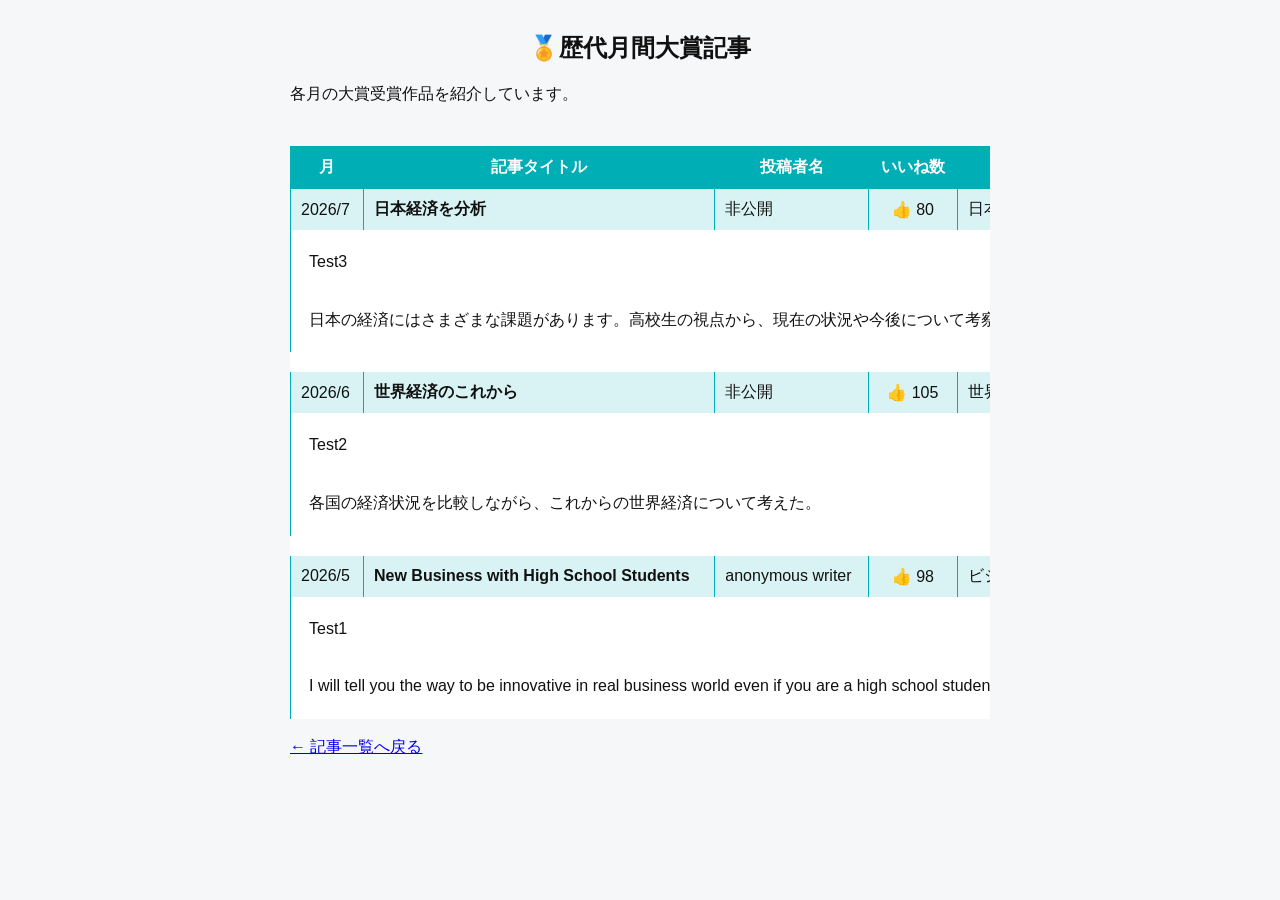
<file: pages/article-awards.html>
<!DOCTYPE html>
<html lang="ja">

<head>

<meta charset="UTF-8">

<title>歴代月間大賞記事</title>

<link rel="stylesheet" href="../style.css">
<link rel="stylesheet" href="../article-awards.css">

</head>

<body>

<h1>🏅歴代月間大賞記事</h1>

<p>
各月の大賞受賞作品を紹介しています。
</p>

<div id="articleAwardList">

読み込み中...

</div>

<br>

<a href="articles.html">
← 記事一覧へ戻る
</a>

<script type="module" src="../js/article-awards.js"></script>

</body>

</html>
</file>
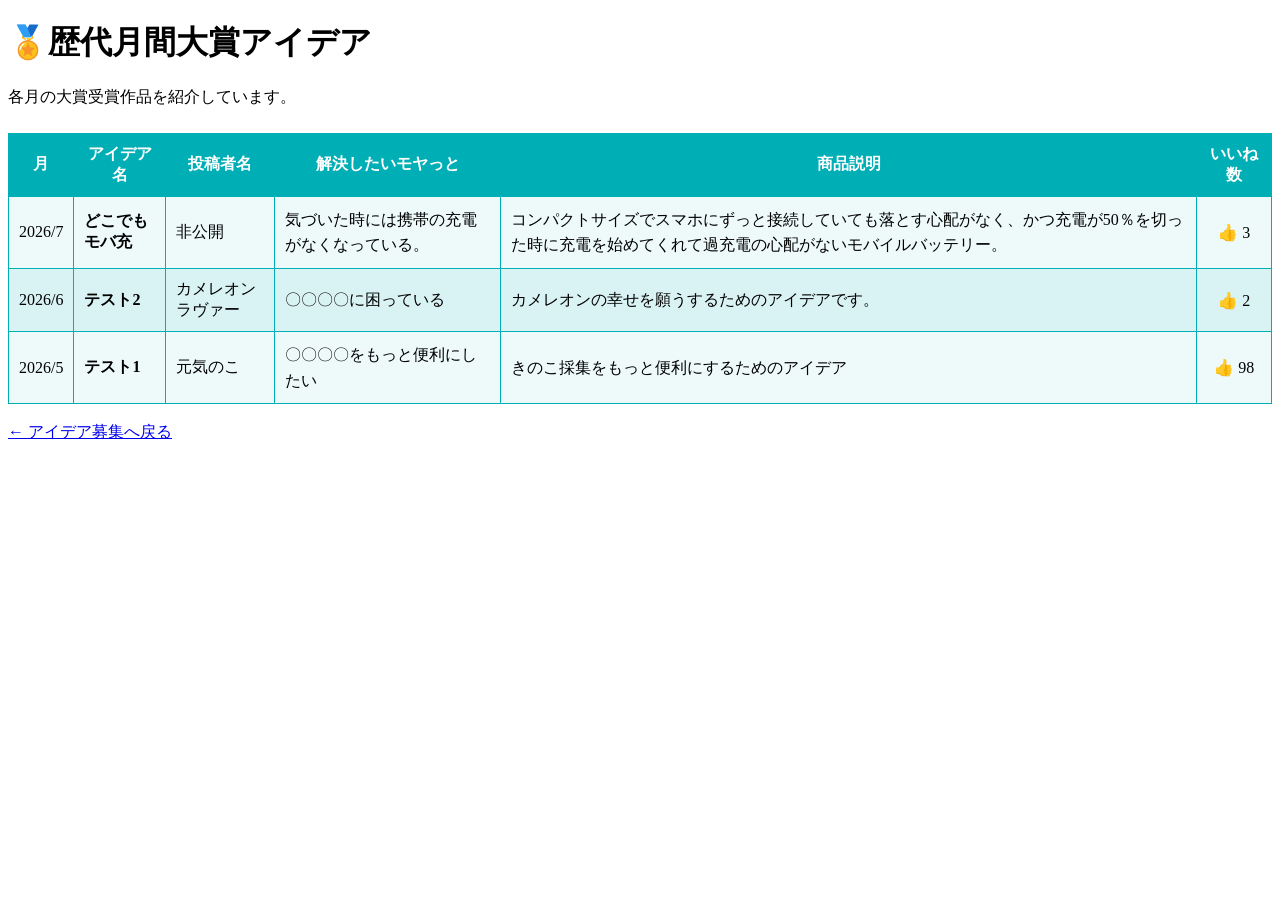
<file: pages/awards.html>
<!DOCTYPE html>
<html lang="ja">

<head>

<meta charset="UTF-8">

<title>歴代月間大賞アイデア</title>

<link rel="stylesheet" href="../tips.css">

</head>

<body>

<h1>🏅歴代月間大賞アイデア</h1>

<p>
各月の大賞受賞作品を紹介しています。
</p>

<div id="awardList">

読み込み中...

</div>

<br>

<a href="tips.html">
← アイデア募集へ戻る
</a>

<script type="module" src="../js/awards.js"></script>

</body>

</html>
</file>
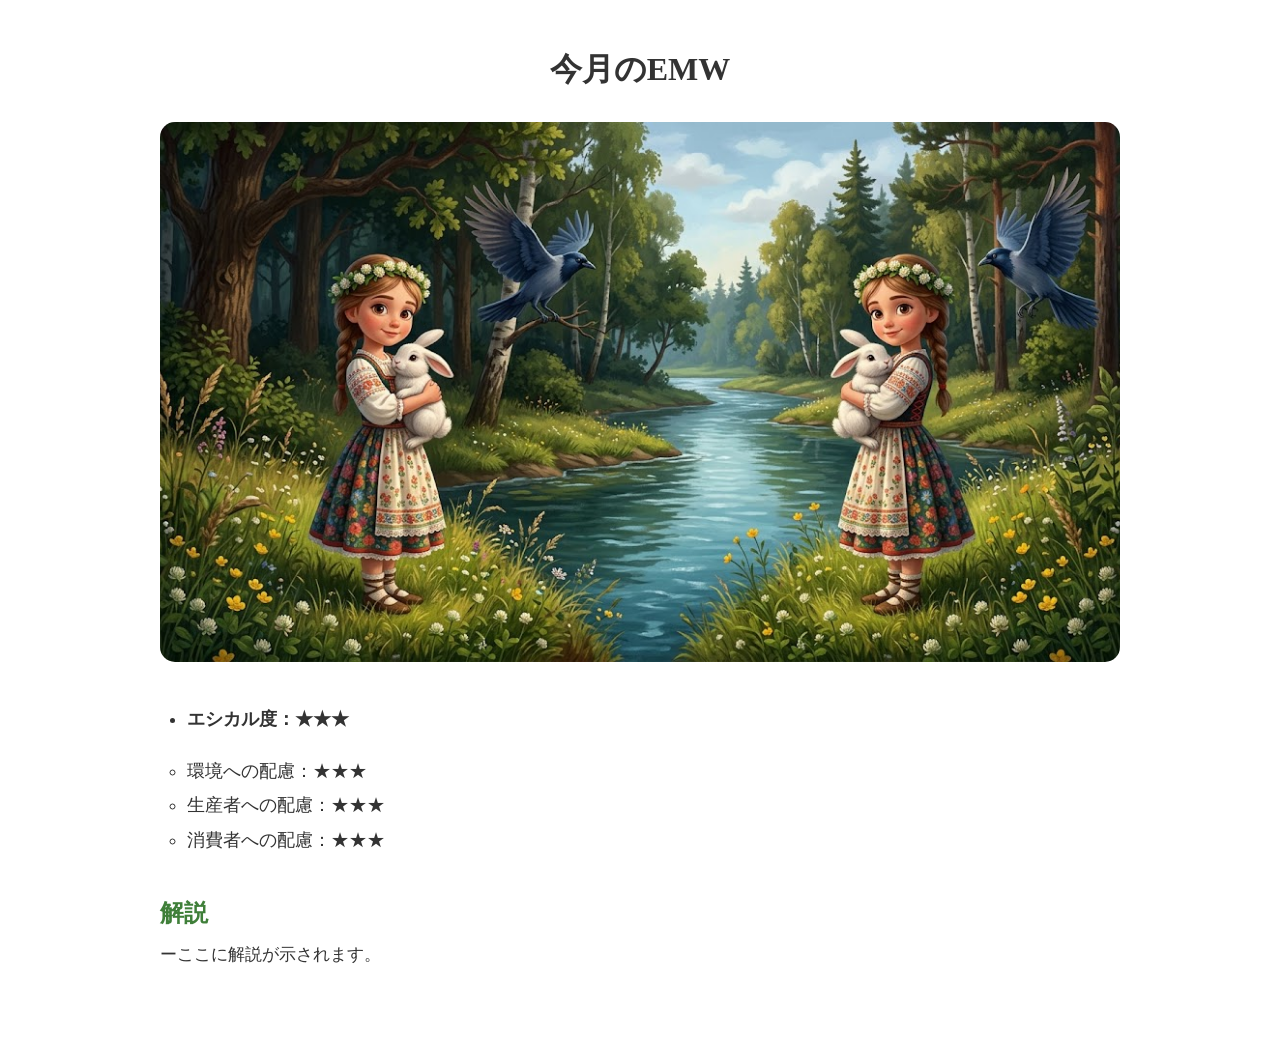
<file: pages/emw-now.html>
<!DOCTYPE html>
<html lang="ja">

<head>
  <meta charset="UTF-8">
  <meta name="viewport" content="width=device-width, initial-scale=1.0">

  <title>現在のEMW</title>

  <link rel="stylesheet" href="../emw.css">
</head>

<body>

<section class="emw-now-page">

  <!-- タイトル -->
  <div class="emw-now-intro">
    <h1>今月のEMW</h1>
  </div>


  <!-- 現在のEMW画像 -->
  <div class="emw-now-image">
    <img src="../images/emw-original.JPG"
         alt="現在のEMW">
  </div>


  <!-- エシカル度 -->
  <div class="emw-now-content">

    <ul class="emw-now-list">

      <li class="emw-now-main">
        <strong>エシカル度：★★★</strong>
      </li>

      <li>
        環境への配慮：★★★
      </li>

      <li>
        生産者への配慮：★★★
      </li>

      <li>
        消費者への配慮：★★★
      </li>

    </ul>


    <!-- 解説 -->
    <div class="emw-now-explanation">

      <h2>解説</h2>

      <p>
        ーここに解説が示されます。
      </p>

    </div>

  </div>

</section>

</body>
</html>
</file>
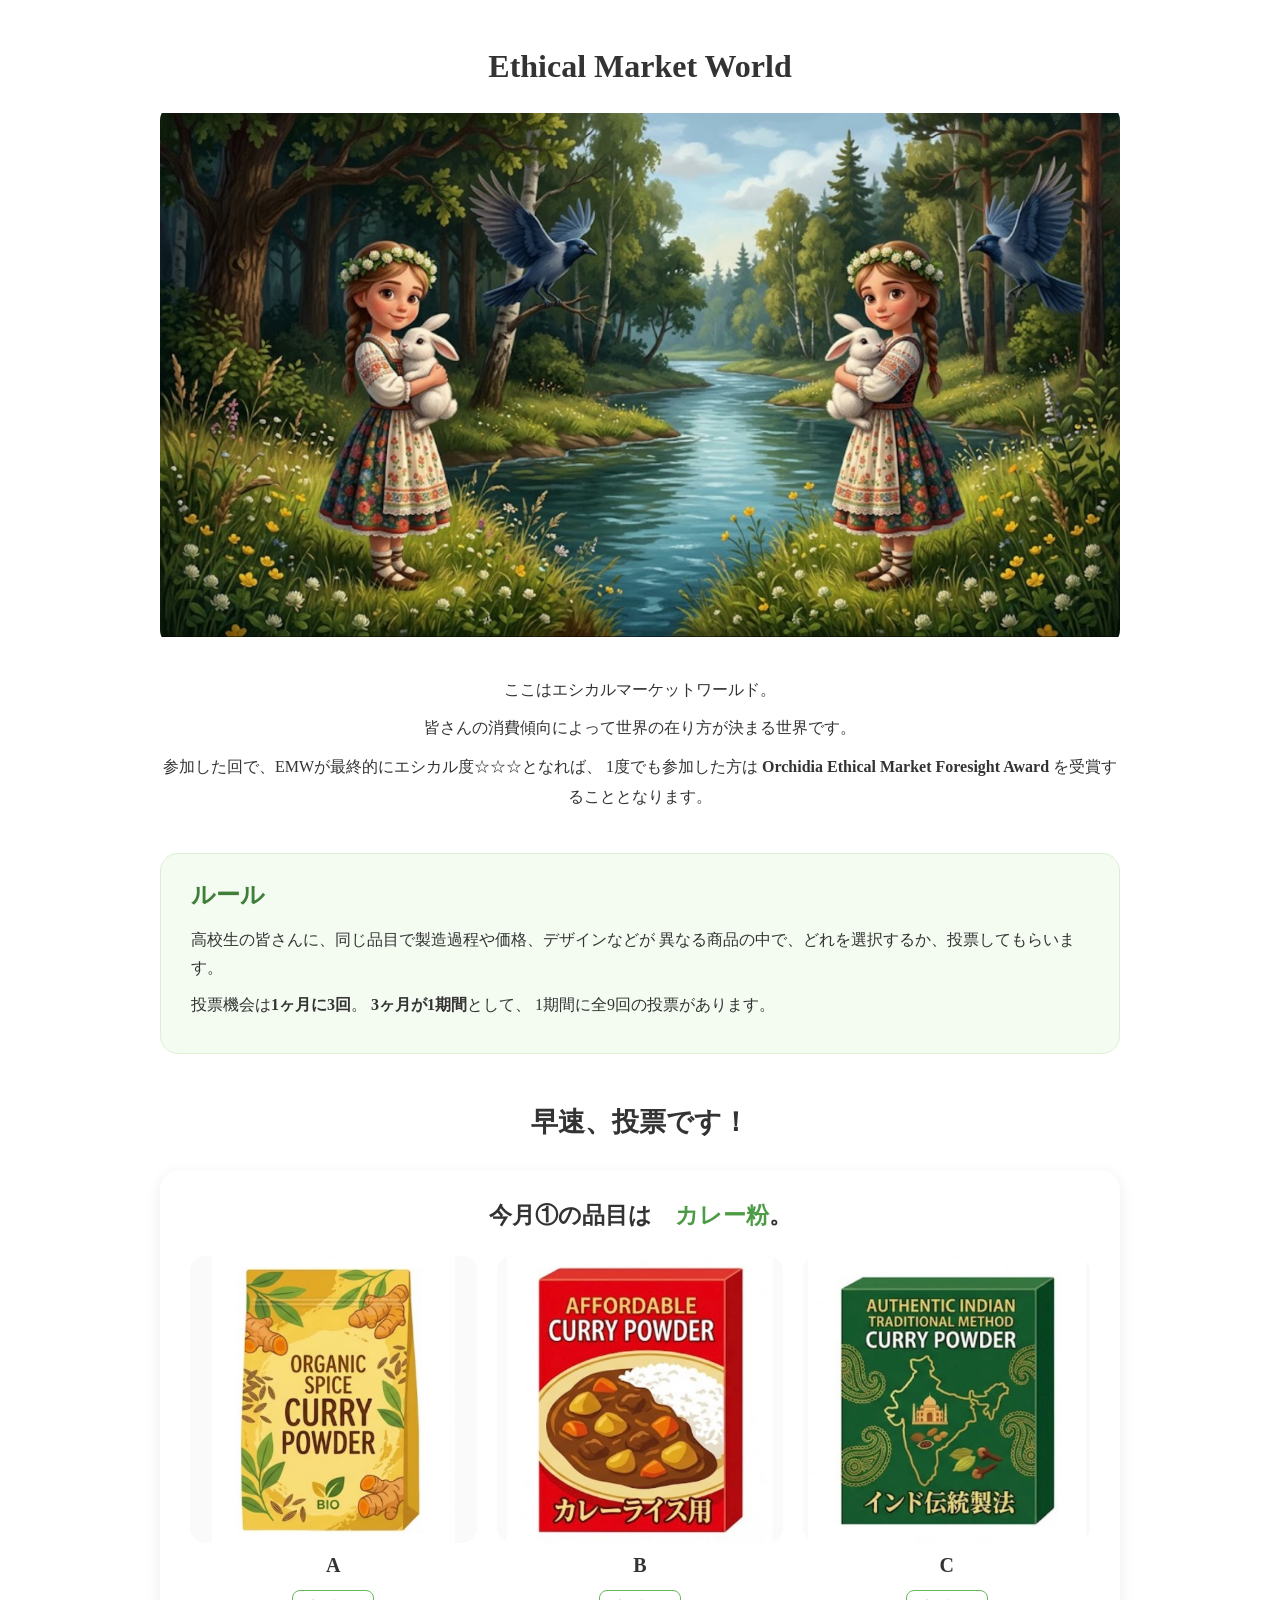
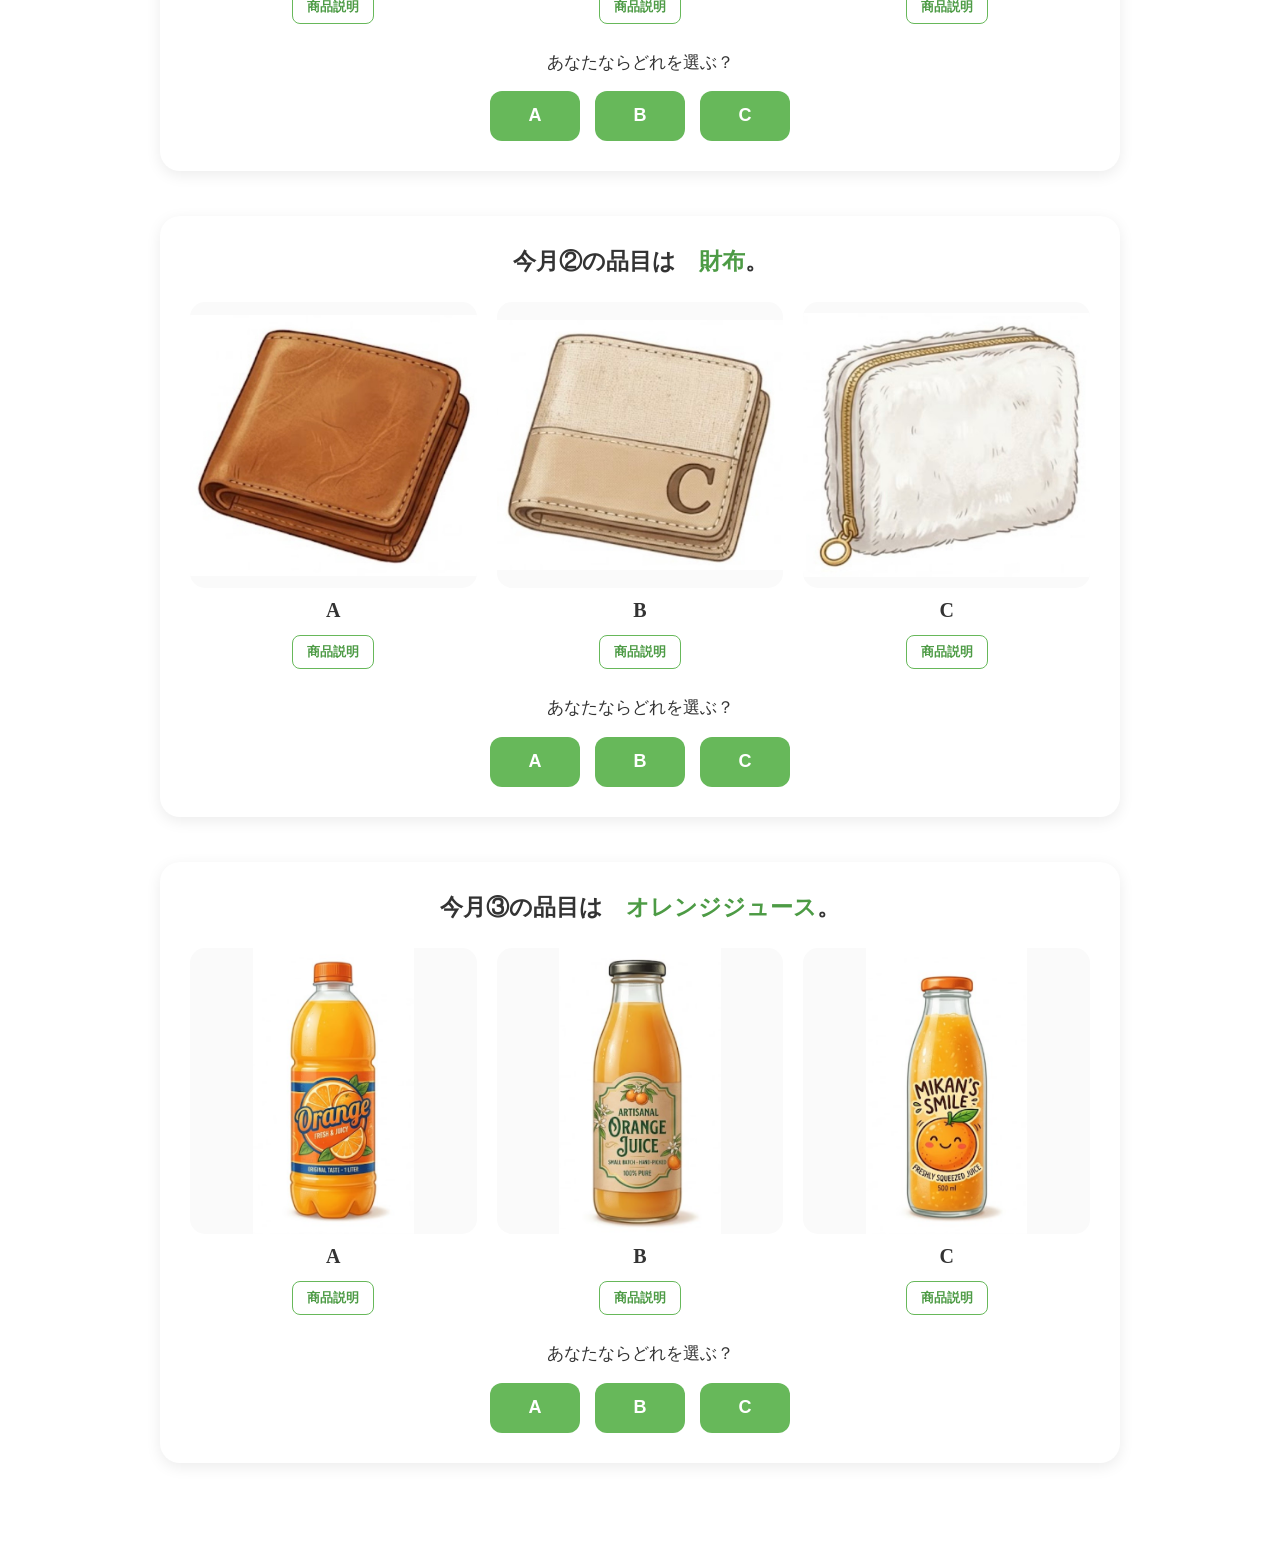
<file: pages/emw.html>
<!DOCTYPE html>
<html lang="ja">

<head>
  <meta charset="UTF-8">
  <meta name="viewport" content="width=device-width, initial-scale=1.0">

  <title>Ethical Market World</title>

  <link rel="stylesheet" href="../emw.css">
</head>

<body>

<section class="emw-page">

  <!-- EMWタイトル -->
  <div class="emw-intro">
    <h1>Ethical Market World</h1>

    <img src="../images/default-world.png"
         alt="Default World"
         class="emw-main-character">

    <p>
      ここはエシカルマーケットワールド。
    </p>

    <p>
      皆さんの消費傾向によって世界の在り方が決まる世界です。
    </p>

    <p>
      参加した回で、EMWが最終的にエシカル度☆☆☆となれば、
      1度でも参加した方は
      <strong>Orchidia Ethical Market Foresight Award</strong>
      を受賞することとなります。
    </p>
  </div>


  <!-- ルール -->
  <div class="emw-rule">
    <h2>ルール</h2>

    <p>
      高校生の皆さんに、同じ品目で製造過程や価格、デザインなどが
      異なる商品の中で、どれを選択するか、投票してもらいます。
    </p>

    <p>
      投票機会は<strong>1ヶ月に3回</strong>。
      <strong>3ヶ月が1期間</strong>として、
      1期間に全9回の投票があります。
    </p>
  </div>


  <div class="emw-vote-title">
    <h2>早速、投票です！</h2>
  </div>


  <!-- 今月① ドーナツ -->
  <div class="emw-vote-card">

    <h2>今月①の品目は　<span>カレー粉</span>。</h2>

    <div class="product-images">

      <div class="product">
        <img src="../images/curry.a.jpg" alt="A">
        <p>A</p>
      <button type="button"
        class="product-info-button"
        onclick="toggleProductInfo(this)"
        aria-expanded="false">
  商品説明
</button>

      <div class="product-info">

         <h3>Aの商品</h3>

    					<p>

      				オーガニックスパイスのカレー粉。
              農薬や化学肥料の使用を抑えて栽培されたスパイスを使用。生産者とは長期契約を結んでいるが、取引価格は一般的な相場に沿っている。価格はやや高めだが、香りが豊か。HPで原材料の産地や栽培方法も確認できる。

              </p>
      </div>
      </div>

      <div class="product">
        <img src="../images/curry.b.jpg" alt="B">
        <p>B</p>
    <button type="button"
        class="product-info-button"
        onclick="toggleProductInfo(this)"
        aria-expanded="false">
  商品説明
</button>

      <div class="product-info">

         <h3>Bの商品</h3>

    					<p>

      				お手頃カレー粉。
              大量生産されたスパイスを使用し、輸送や製造の効率化によって価格を抑えている。生産者とは継続的に取引しているが、環境負荷を減らすための特別な取り組みは少ない。価格が安く、どこのスーパーでも手軽に購入でき、使いやすい。

              </p>
      </div>
      </div>

      <div class="product">
        <img src="../images/curry.c.jpg" alt="C">
        <p>C</p>
     <button type="button"
        class="product-info-button"
        onclick="toggleProductInfo(this)"
        aria-expanded="false">
  商品説明
</button>

      <div class="product-info">

         <h3>Cの商品</h3>

    					<p>

      				本格派インド伝統製法のカレー粉。
              インドの伝統的な製法で作られたスパイスを使用。生産者への支払い条件や栽培時の環境負荷については、十分な情報が公開されていない。価格は手頃で、風味はとても良い。


              </p>
      </div>
      </div>

    </div>

    <p class="choose-text">あなたならどれを選ぶ？</p>

    <div class="vote-buttons">
      <button onclick="vote(this, 'donut', 'A')">A</button>
      <button onclick="vote(this, 'donut', 'B')">B</button>
      <button onclick="vote(this, 'donut', 'C')">C</button>
    </div>

  </div>


  <!-- 今月② 食器洗剤 -->
  <div class="emw-vote-card">

    <h2>今月②の品目は　<span>財布</span>。</h2>

    <div class="product-images">

      <div class="product">
        <img src="../images/wallet.a.jpg" alt="A">
        <p>A</p>
      <button type="button"
        class="product-info-button"
        onclick="toggleProductInfo(this)"
        aria-expanded="false">
  商品説明
</button>

      <div class="product-info">

         <h3>Aの商品</h3>

    					<p>

      		    キャメル色の革財布。
              牛革を使用し、耐久性を重視して作られている。製造工場の労働環境や、革の加工に使う薬品の管理については詳しい情報が公開されていない。価格は手頃で、丈夫で使いやすく、長期間使用できる。

              </p>
      </div>
      </div>

      <div class="product">
        <img src="../images/wallet.b.jpg" alt="B">
        <p>B</p>
      <button class="product-info-button" onclick="toggleProductInfo(this)">

         商品説明

        </button>

      <div class="product-info">

         <h3>Bの商品</h3>

    					<p>

      			  コルク素材の財布。
              木を伐採せずに樹皮を採取できるコルクを主な素材に使用。生産者とは継続的に取引し、製造工程で出る端材も再利用している。価格は平均よりやや高いが、軽くて手入れが簡単。素材の調達先や製造工程も確認できる。

              </p>
      </div>
      </div>

      <div class="product">
        <img src="../images/wallet.c.jpg" alt="C">
        <p>C</p>
     <button type="button"
        class="product-info-button"
        onclick="toggleProductInfo(this)"
        aria-expanded="false">
  商品説明
</button>

      <div class="product-info">

         <h3>Cの商品</h3>

    					<p>

      				白くてふわふわなお財布。
              回収されたペットボトル由来の再生ポリエステルを使用。製造時の端材を減らす工夫をしており、素材の一部にリサイクル原料を使用している。価格は手頃で軽量だが、耐久性は一般的な財布と同程度で、ファスナーの修理には対応していない。


              </p>
      </div>
      </div>

    </div>

    <p class="choose-text">あなたならどれを選ぶ？</p>

    <div class="vote-buttons">
      <button onclick="vote(this, 'detergent', 'A')">A</button>
      <button onclick="vote(this, 'detergent', 'B')">B</button>
      <button onclick="vote(this, 'detergent', 'C')">C</button>
    </div>

  </div>


  <!-- 今月③ Tシャツ -->
  <div class="emw-vote-card">

    <h2>今月③の品目は　<span>オレンジジュース</span>。</h2>

    <div class="product-images">

      <div class="product">
        <img src="../images/orange.a.PNG" alt="A">
        <p>A</p>
      <button type="button"
        class="product-info-button"
        onclick="toggleProductInfo(this)"
        aria-expanded="false">
  商品説明
</button>

      <div class="product-info">

         <h3>Aの商品</h3>

    					<p>

      				とくとくパックオレンジジュース
              海外の大規模農園で栽培されたオレンジを使用。生産者とは継続的に取引しているが、栽培時の農薬や水の使用量を減らす取り組みは限定的。大容量で価格が安く、果汁の割合や原材料が明記されているため、毎日の飲み物として購入しやすい。

              </p>
      </div>
      </div>

      <div class="product">
        <img src="../images/orange.b.PNG" alt="B">
        <p>B</p>
      <button class="product-info-button" onclick="toggleProductInfo(this)">

         商品説明

        </button>

      <div class="product-info">

         <h3>Bの商品</h3>

    					<p>

      				有機オレンジジュース。
              有機JAS認証を取得したオレンジを使用。生産者と公正な条件で取引し、栽培時の環境負荷を抑える工夫をしている。価格はやや高めだが、原材料や認証情報を確認でき、果汁本来の味わいを楽しめる。容器にはリサイクル可能なガラス瓶を採用している。
              </p>
      </div>
      </div>

      <div class="product">
        <img src="../images/orange.c.PNG" alt="C">
        <p>C</p>
      <button type="button"
        class="product-info-button"
        onclick="toggleProductInfo(this)"
        aria-expanded="false">
  商品説明
</button>

      <div class="product-info">

         <h3>Cの商品</h3>

    					<p>

      		    産地直送オレンジジュース。
              地元の農園で収穫されたオレンジを使用し、規格外の果実もジュースに加工している。輸送距離が短く、食品ロスの削減にもつながる。一方、小規模生産のため生産者への支払い条件は明確でない。価格はやや高めだが、地域の果実を味わえる。

              </p>
      </div>
      </div>

    </div>

    <p class="choose-text">あなたならどれを選ぶ？</p>

    <div class="vote-buttons">
      <button onclick="vote(this, 'tshirt', 'A')">A</button>
      <button onclick="vote(this, 'tshirt', 'B')">B</button>
      <button onclick="vote(this, 'tshirt', 'C')">C</button>
    </div>

  </div>
</section>


<script>
/* 商品説明の開閉 */
function toggleProductInfo(button) {
  const product = button.closest(".product");
  const info = product.querySelector(".product-info");

  if (!info) return;

  const isOpen = info.classList.toggle("open");

  button.textContent = isOpen
    ? "説明を閉じる"
    : "商品説明";

  button.setAttribute("aria-expanded", String(isOpen));
}

/* 投票 */
function vote(button, item, choice) {
  const card = button.closest(".emw-vote-card");

  if (!card || card.dataset.voted === "true") {
    return;
  }

  card.dataset.voted = "true";
  button.classList.add("selected");

  const character = document.createElement("img");

  character.src = "../images/emw-character-jumping.png";
  character.alt = "EMWキャラクター";
  character.classList.add(
    "vote-character",
    "character-jump"
  );

  button.appendChild(character);

  setTimeout(() => {
    character.remove();
  }, 900);

  const buttons = card.querySelectorAll(".vote-buttons button");

  buttons.forEach(btn => {
    btn.disabled = true;
    btn.style.cursor = "default";
  });

  console.log("投票:", item, choice);
}
</script>

</body>
</html>
</file>
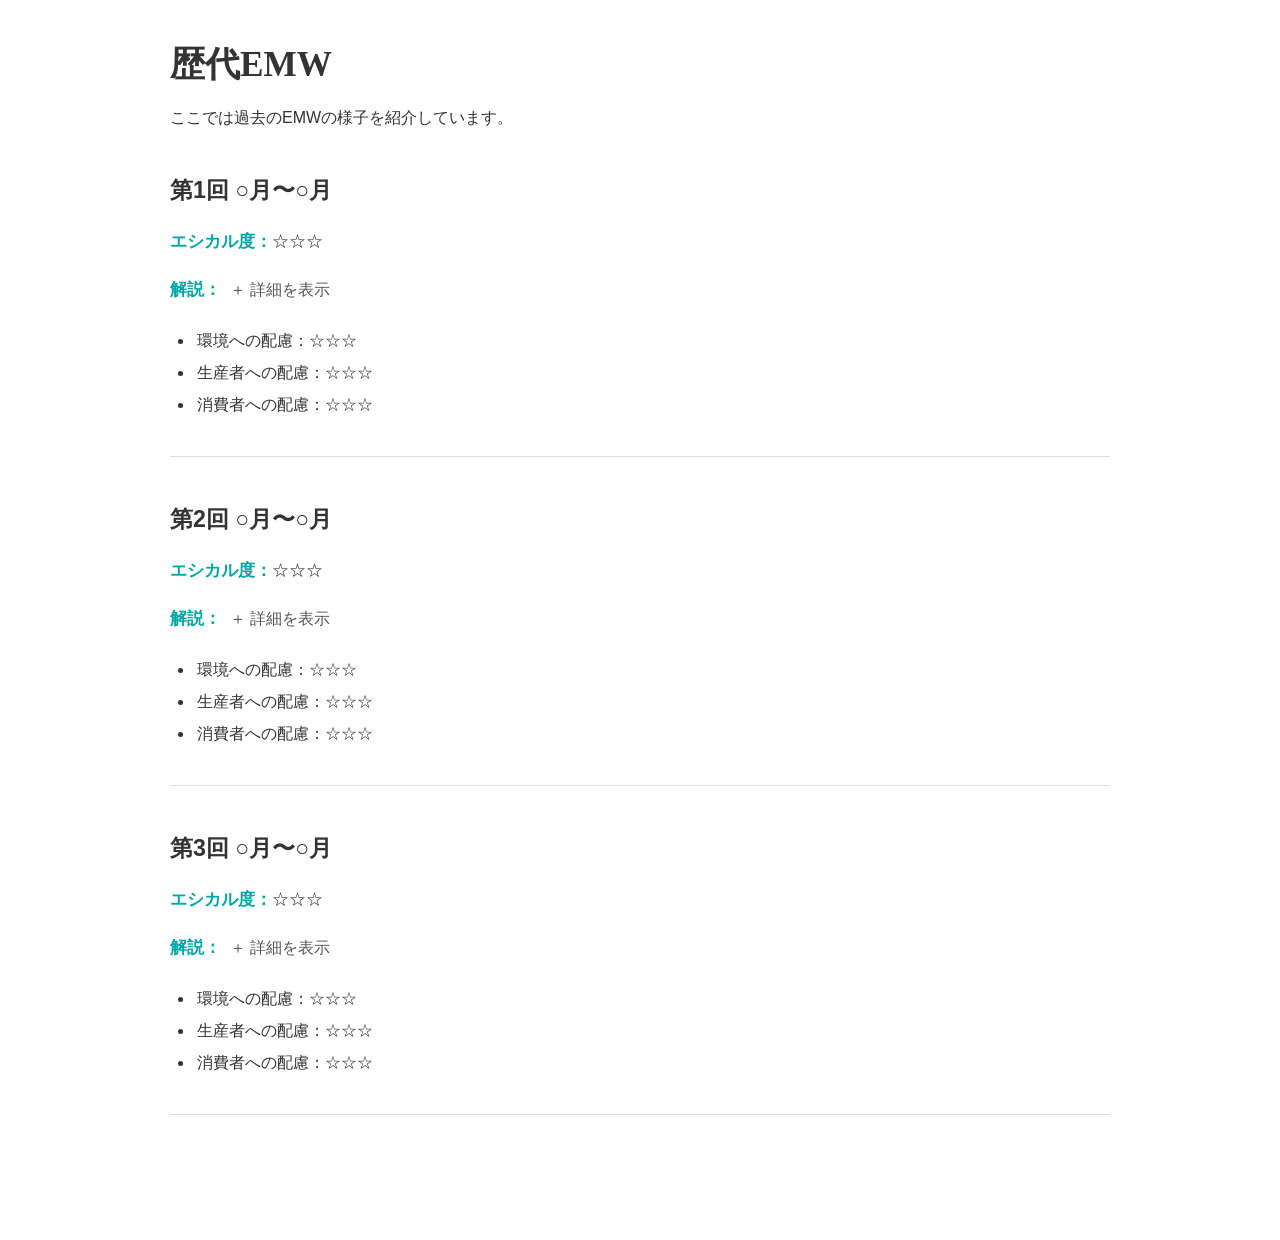
<file: pages/emwpast.html>
<!DOCTYPE html>
<html lang="ja">

<head>
  <meta charset="UTF-8">
  <meta name="viewport" content="width=device-width, initial-scale=1.0">

  <title>EMW年表</title>

  <link rel="stylesheet" href="../emwpast.css">
</head>

<body>

  <main class="emw-past-page">

    <!-- ページタイトル -->
    <h1>歴代EMW</h1>

    <p class="intro">
      ここでは過去のEMWの様子を紹介しています。
    </p>


    <!-- 第1回EMW -->
    <section class="emw-history">

      <h2>第1回 ○月〜○月</h2>

      <p class="ethical-level">
        <strong>エシカル度：</strong>☆☆☆
      </p>

      <div class="explanation">

        <p class="explanation-title">
          <strong>解説：</strong>
        </p>

        <details>
          <summary>詳細を表示</summary>

          <p class="explanation-text">
            皆さんの選択とエシカルな選択について解説します。
          </p>

        </details>

      </div>

      <ul class="ethical-points">
        <li>環境への配慮：☆☆☆</li>
        <li>生産者への配慮：☆☆☆</li>
        <li>消費者への配慮：☆☆☆</li>
      </ul>

    </section>


    <!-- 第2回EMW -->
    <section class="emw-history">

      <h2>第2回 ○月〜○月</h2>

      <p class="ethical-level">
        <strong>エシカル度：</strong>☆☆☆
      </p>

      <div class="explanation">

        <p class="explanation-title">
          <strong>解説：</strong>
        </p>

        <details>
          <summary>詳細を表示</summary>

          <p class="explanation-text">
            皆さんの選択とエシカルな選択について解説します。
          </p>

        </details>

      </div>

      <ul class="ethical-points">
        <li>環境への配慮：☆☆☆</li>
        <li>生産者への配慮：☆☆☆</li>
        <li>消費者への配慮：☆☆☆</li>
      </ul>

    </section>


    <!-- 第3回EMW -->
    <section class="emw-history">

      <h2>第3回 ○月〜○月</h2>

      <p class="ethical-level">
        <strong>エシカル度：</strong>☆☆☆
      </p>

      <div class="explanation">

        <p class="explanation-title">
          <strong>解説：</strong>
        </p>

        <details>
          <summary>詳細を表示</summary>

          <p class="explanation-text">
            皆さんの選択とエシカルな選択について解説します。
          </p>

        </details>

      </div>

      <ul class="ethical-points">
        <li>環境への配慮：☆☆☆</li>
        <li>生産者への配慮：☆☆☆</li>
        <li>消費者への配慮：☆☆☆</li>
      </ul>

    </section>

  </main>

</body>

</html>
</file>
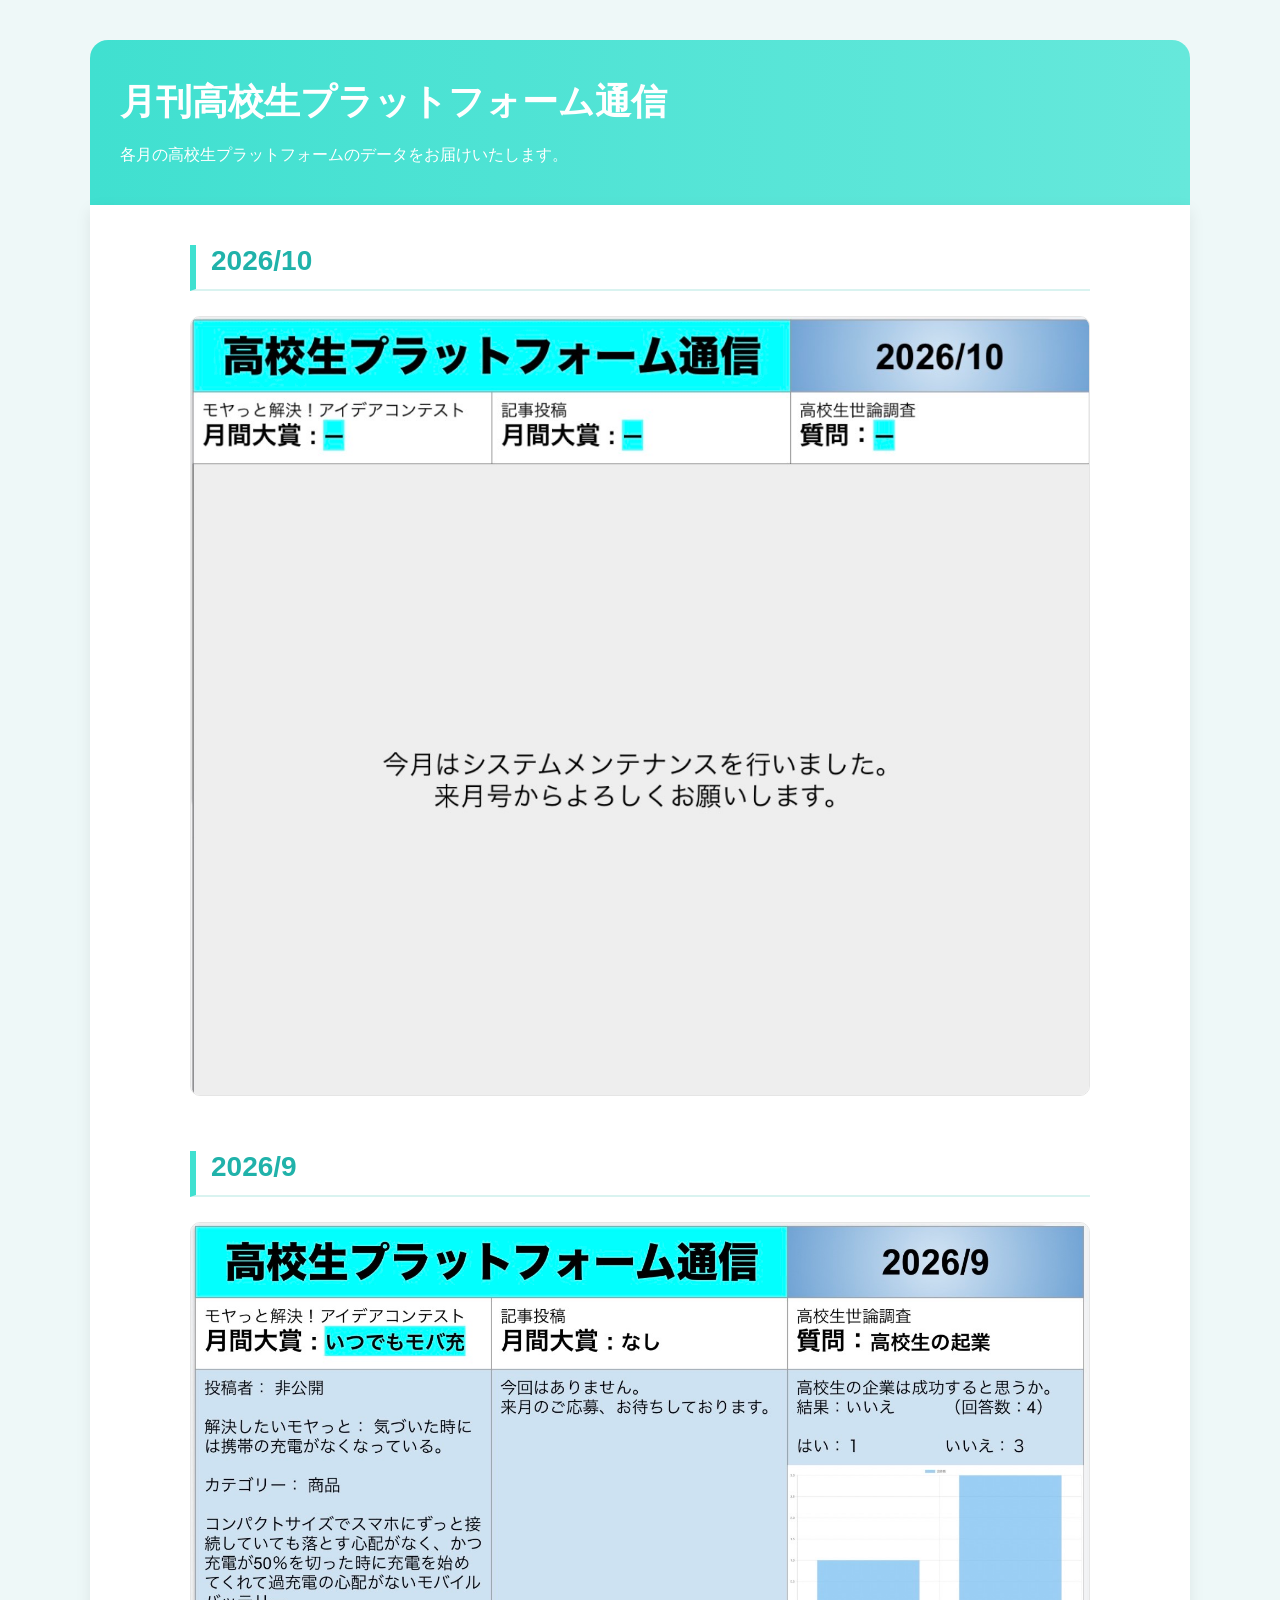
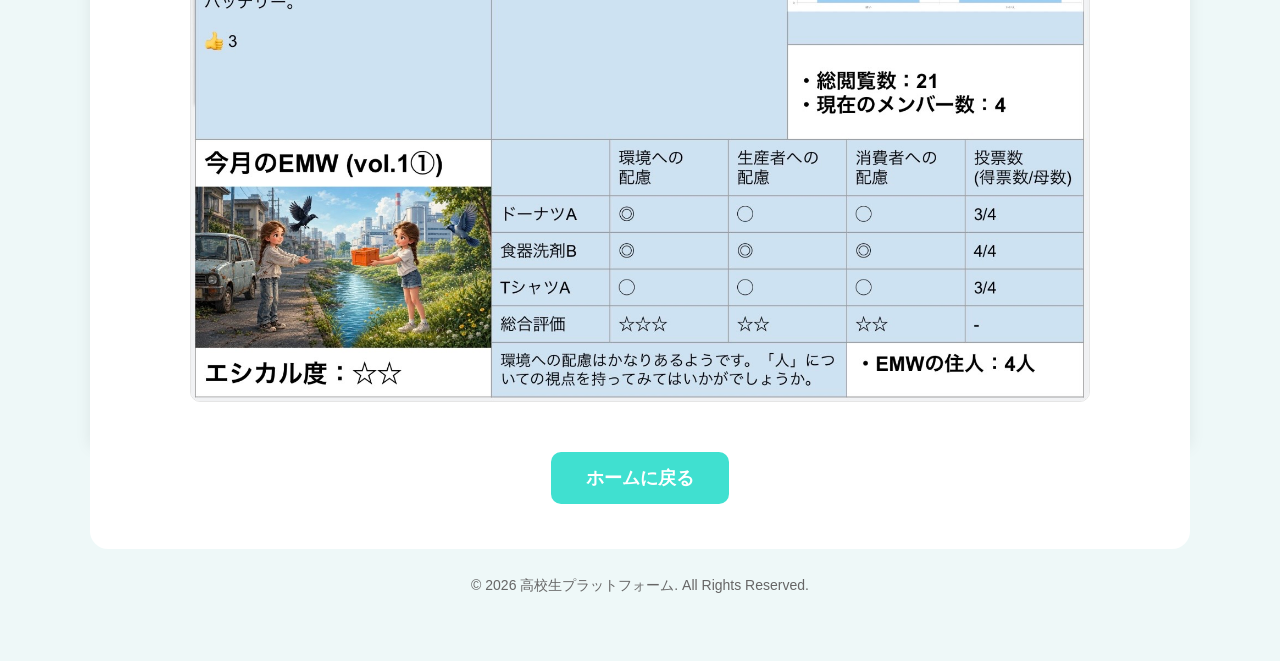
<file: pages/info.html>
<!DOCTYPE html>
<html lang="ja">

<head>
  <meta charset="UTF-8">
  <meta name="viewport" content="width=device-width, initial-scale=1.0">

  <title>月刊高校生プラットフォーム通信</title>

  <link rel="stylesheet" href="info.css">
</head>

<body>

  <div class="container">

    <!-- ヘッダー -->
    <header class="title-box">
      <h1>月刊高校生プラットフォーム通信</h1>
      <p>
        各月の高校生プラットフォームのデータをお届けいたします。
      </p>
    </header>

    <!-- お知らせ一覧 -->
    <main class="info-section">

      <!-- 2026年10月 -->
      <section class="info-item">

        <h2>2026/10</h2>

        <div class="info-image">
          <img
            src="../images/info-2026’10.jpg"
            alt="2026年10月号"
          >
        </div>

      </section>

      <!-- 2026年9月 -->
      <section class="info-item">

        <h2>2026/9</h2>

        <div class="info-image">
          <img
            src="../images/Info-2026:9.jpg"
            alt="2026年9月号"
          >
        </div>

      </section>

    </main>

    <!-- ホームに戻る -->
    <div class="back-area">
      <a href="../index.html" class="back-button">
        ホームに戻る
      </a>
    </div>

    <!-- フッター -->
    <footer class="site-footer">
      <p>© 2026 高校生プラットフォーム. All Rights Reserved.</p>
    </footer>

  </div>

</body>
</html>
</file>
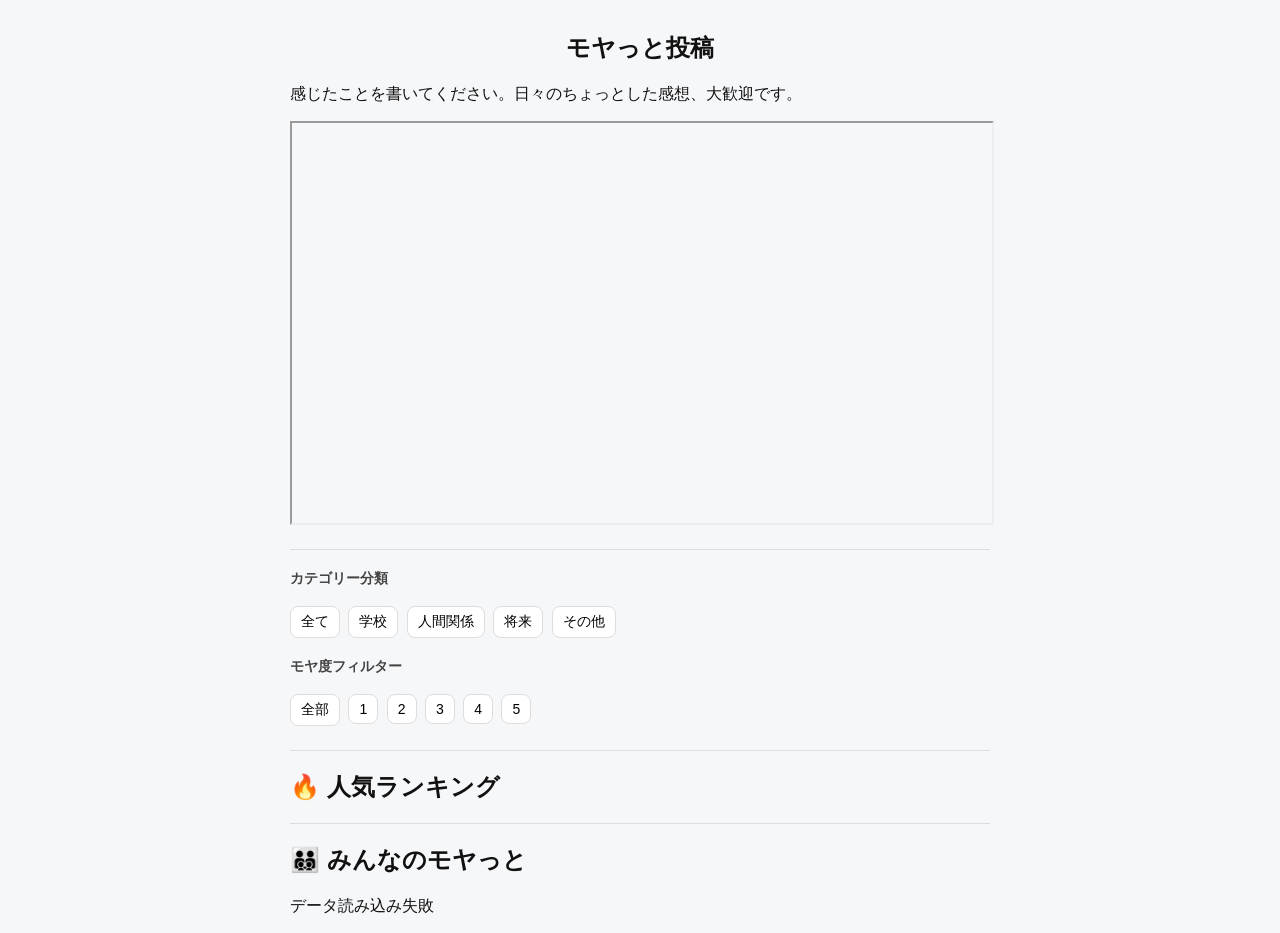
<file: pages/mohatto.html>
<!DOCTYPE html>
<html lang="ja">
<head>
  <meta charset="UTF-8">
  <title>モヤっと投稿</title>
  <link rel="stylesheet" href="../style.css">
</head>
<body>

<h1>モヤっと投稿</h1>

<p>感じたことを書いてください。日々のちょっとした感想、大歓迎です。</p>
<iframe 
  src="https://docs.google.com/forms/d/e/1FAIpQLSdFkvNKAqhSUh5MFDIB0poPrQ-6hvWzINeAr15PtBJ7B-kntg/viewform?usp=dialog"
  width="100%"
  height="400">
</iframe>

<hr>

<h3>カテゴリー分類</h3>

<button onclick="filter('all')">全て</button>

<button onclick="filter('school')">学校</button>

<button onclick="filter('relationship')">人間関係</button>

<button onclick="filter('future')">将来</button>

<button onclick="filter('other')">その他</button>

<h3>モヤ度フィルター</h3>

<button onclick="filterMood('all')">全部</button>

<button onclick="filterMood(1)">1</button>

<button onclick="filterMood(2)">2</button>

<button onclick="filterMood(3)">3</button>

<button onclick="filterMood(4)">4</button>

<button onclick="filterMood(5)">5</button>

<hr>

<h2>🔥 人気ランキング</h2>

<div id="ranking"></div>

<hr>

<h2>🧑‍🧑‍🧒‍🧒 みんなのモヤっと</h2>

<div id="list">読み込み中...</div>

<script src="../script.js"></script>

</body>
</html>
</file>
<file: style.css>
body {
  font-family: sans-serif;
  max-width: 700px;
  margin: 0 auto;
  padding: 16px;
  background: #f6f7f9;
  color: #111;
}

/* タイトル */
h1 {
  text-align: center;
  font-size: 24px;
  margin-bottom: 20px;
}

/* 区切り線 */
hr {
  margin: 20px 0;
  border: none;
  border-top: 1px solid #ddd;
}

/* ボタン */
button {
  margin: 4px 4px 4px 0;
  padding: 6px 10px;
  border: none;
  border-radius: 8px;
  background: #ffffff;
  cursor: pointer;
  font-size: 14px;
  border: 1px solid #ddd;
}

button:hover {
  background: #f0f0f0;
}

/* 投稿カード */
.post {
  background: white;
  padding: 12px;
  margin: 10px 0;
  border-radius: 12px;
  border: 1px solid #e5e5e5;
  box-shadow: 0 1px 2px rgba(0,0,0,0.05);
}

/* 投稿テキスト */
.post p {
  margin: 0 0 8px 0;
  font-size: 15px;
  line-height: 1.4;
}

/* 小さい情報 */
.post small {
  color: #666;
  font-size: 12px;
}

/* いいねボタンだけ強調 */
.post button {
  margin-top: 8px;
  background: #f5f5ff;
  border: 1px solid #d6d6ff;
}

.post button:hover {
  background: #e9e9ff;
}

/* ランキング用 */
#ranking .post {
  border-left: 4px solid #ffcc00;
}

/* フィルター部分の余白 */
h3 {
  margin-top: 16px;
  font-size: 14px;
  color: #444;
}
</file>
<file: article-awards.css>
/* ========================================
   歴代月間大賞記事
======================================== */
/* 表を横スクロール可能にする */

.article-award-table-wrapper {
  width: 100%;
  overflow-x: auto;
}


/* ========================================
   表全体
======================================== */

.article-award-table {
  width: 100%;
  min-width: 900px;
  border-collapse: collapse;
  margin-top: 25px;
  background: white;
  font-size: 16px;
}


/* ========================================
   表の見出し
======================================== */

.article-award-table th {
  background-color: #00aeb5;
  color: white;

  font-weight: bold;

  padding: 10px;

  text-align: center;

  border: 1px solid #00aeb5;
}


/* ========================================
   1行目
======================================== */

.article-info-row td {
  padding: 10px;

  border-left: 1px solid #00aeb5;
  border-right: 1px solid #00aeb5;

  vertical-align: middle;

  background-color: #d9f3f4;
}


/* ========================================
   2行目＝記事本文
======================================== */

.article-content-row td {

  padding: 18px;

  /* 横方向の仕切りをなくす */

  border-left: 1px solid #00aeb5;
  border-right: 1px solid #00aeb5;

  border-top: none;
  border-bottom: 20px solid white;

  background-color: white;

  text-align: left;

}


/* 本文 */

.article-content {

  width: 100%;

  line-height: 1.8;

  font-size: 16px;

  white-space: normal;

}


/* ========================================
   記事タイトル
======================================== */

.article-award-title {

  font-weight: bold;

}


/* ========================================
   いいね数
======================================== */

.article-award-likes {

  text-align: center;

  white-space: nowrap;

}


/* ========================================
   最後の本文の下に余白を作る
======================================== */

.article-award-table tbody
.article-content-row:last-child td {

  border-bottom: none;

}


/* ========================================
   スマートフォン
======================================== */

@media (max-width: 700px) {

  .article-award-table {

    font-size: 13px;

  }

  .article-award-table th,
  .article-info-row td {

    padding: 7px;

  }

  .article-content-row td {

    padding: 15px;

  }

  .article-content {

    font-size: 14px;

    line-height: 1.7;

  }

}
</file>
<file: tips.css>
/* =========================
   歴代月間大賞
========================= */
.award-table {
  width: 100%;
  border-collapse: collapse;
  margin-top: 25px;
  font-size: 16px;
  background-color: white;
}

/* 表の見出し */

.award-table th {
  background-color: #00aeb5;
  color: white;
  font-weight: bold;
  padding: 10px;
  text-align: center;
  border: 1px solid #00aeb5;
}

/* 表のセル */

.award-table td {
  padding: 10px;
  border: 1px solid #00aeb5;
  vertical-align: middle;
}

/* 偶数行 */

.award-table tbody tr:nth-child(even) {
  background-color: #d9f3f4;
}

/* 奇数行 */

.award-table tbody tr:nth-child(odd) {
  background-color: #eefafa;
}

/* アイデア名 */

.award-title {
  font-weight: bold;
}

/* モヤっと */

.award-problem {
  line-height: 1.6;
}

/* 商品説明 */

.award-description {
  line-height: 1.6;
}

/* いいね数 */

.award-likes {
  text-align: center;
  white-space: nowrap;
}


/* =========================
   スマートフォン対応
========================= */

@media (max-width: 700px) {

  .award-table {
    font-size: 13px;
  }

  .award-table th,
  .award-table td {
    padding: 7px;
  }

}
</file>
<file: emw.css>
/* ==================================================
   Ethical Market World
   emw.css
================================================== */


/* --------------------
   全体
-------------------- */

.emw-page {
  max-width: 1000px;
  margin: 0 auto;
  padding: 40px 20px 80px;
  color: #333;
  box-sizing: border-box;
}

.emw-page * {
  box-sizing: border-box;
}


/* --------------------
   イントロ
-------------------- */

.emw-intro {
  text-align: center;
  margin-bottom: 40px;
}

.emw-intro h1 {
  font-size: 32px;
  margin: 0 0 20px;
  color: #333;
}

.emw-main-character {
  display: block;

  width: 100%;
  max-width: 100%;

  aspect-ratio: 16 / 9;
  object-fit: contain;

  margin: 20px auto 30px;

  border-radius: 15px;
}

.emw-intro p {
  line-height: 1.9;
  font-size: 16px;
  margin: 8px 0;
}


/* --------------------
   ルール
-------------------- */

.emw-rule {
  background: #f4fbf1;
  border-radius: 18px;
  padding: 25px 30px;
  margin-bottom: 50px;
  border: 1px solid #dcefd5;
}

.emw-rule h2 {
  margin-top: 0;
  margin-bottom: 15px;
  font-size: 24px;
  color: #3f7f39;
}

.emw-rule p {
  line-height: 1.8;
  margin: 8px 0;
}


/* --------------------
   投票タイトル
-------------------- */

.emw-vote-title {
  text-align: center;
  margin-bottom: 30px;
}

.emw-vote-title h2 {
  font-size: 27px;
  margin: 0;
  color: #333;
}


/* --------------------
   投票カード
-------------------- */

.emw-vote-card {
  position: relative;

  background: #fff;
  border-radius: 20px;

  padding: 30px;
  margin-bottom: 45px;

  box-shadow: 0 4px 15px rgba(0, 0, 0, 0.08);

  text-align: center;
}

.emw-vote-card h2 {
  font-size: 23px;
  margin-top: 0;
  margin-bottom: 25px;
}

.emw-vote-card h2 span {
  color: #4d9b45;
}


/* --------------------
   商品画像
-------------------- */

.product-images {
  display: grid;
  grid-template-columns: repeat(3, 1fr);

  gap: 20px;

  margin-bottom: 25px;
}

.product {
  position: relative;
  min-width: 0;
}

.product img {
  display: block;

  width: 100%;
  aspect-ratio: 1 / 1;

  object-fit: contain;

  border-radius: 15px;

  background: #fafafa;
}

.product p {
  font-size: 20px;
  font-weight: bold;

  margin: 8px 0;

  line-height: 1.4;
}


/* --------------------
   投票説明
-------------------- */

.choose-text {
  font-size: 17px;
  margin: 0 0 15px;
  line-height: 1.6;
}


/* --------------------
   投票ボタン
-------------------- */

.vote-buttons {
  display: flex;
  justify-content: center;
  align-items: center;

  gap: 15px;

  position: relative;
}

.vote-buttons button {
  position: relative;

  width: 90px;
  height: 50px;

  border: none;
  border-radius: 12px;

  background: #67b85a;
  color: white;

  font-size: 18px;
  font-weight: bold;

  cursor: pointer;

  transition:
    transform 0.15s ease,
    background 0.15s ease,
    box-shadow 0.15s ease;
}

.vote-buttons button:hover {
  transform: translateY(-3px);
  background: #559e4b;

  box-shadow: 0 4px 10px rgba(0, 0, 0, 0.12);
}

.vote-buttons button:active {
  transform: scale(0.95);
}

.vote-buttons button:focus-visible {
  outline: 3px solid rgba(103, 184, 90, 0.35);
  outline-offset: 3px;
}


/* --------------------
   投票後のボタン
-------------------- */

.vote-buttons button.selected {
  background: #3f8f38;
  box-shadow: 0 0 0 3px rgba(63, 143, 56, 0.2);
}

.vote-buttons button.disabled,
.vote-buttons button:disabled {
  cursor: default;
  opacity: 0.65;
}


/* --------------------
   キャラクター
-------------------- */

.vote-character {

  position: absolute;

  width: 320px;

  height: 320px;

  object-fit: contain;

  left: 50%;

  top: -320px;

  transform: translateX(-50%);

  pointer-events: none;

  z-index: 10;

}


/* --------------------
   ジャンプアニメーション
-------------------- */

.character-jump {
  animation: emwJump 0.9s ease-out forwards;
}

@keyframes emwJump {

  0% {
    opacity: 0;

    transform:
      translateX(-50%)
      translateY(30px);
  }

  20% {
    opacity: 1;

    transform:
      translateX(-50%)
      translateY(0);
  }

  50% {
    opacity: 1;

    transform:
      translateX(-50%)
      translateY(-65px);
  }

  75% {
    opacity: 1;

    transform:
      translateX(-50%)
      translateY(-20px);
  }

  100% {
    opacity: 0;

    transform:
      translateX(-50%)
      translateY(30px);
  }
}


/* --------------------
   投票完了メッセージ
-------------------- */

.vote-complete {
  margin-top: 20px;

  font-size: 15px;
  font-weight: bold;

  color: #4d9b45;

  line-height: 1.7;
}


/* --------------------
   商品選択時の表示
-------------------- */

.product.selected img {
  border: 3px solid #67b85a;
  box-shadow: 0 4px 12px rgba(103, 184, 90, 0.2);
}

.product.selected p {
  color: #4d9b45;
}


/* --------------------
   最後の余白
-------------------- */

.emw-vote-card:last-child {
  margin-bottom: 0;
}


/* ==================================================
   スマホ
================================================== */

@media (max-width: 600px) {

  .emw-page {
    padding: 25px 15px 60px;
  }


  /* イントロ */

  .emw-intro {
    margin-bottom: 30px;
  }

  .emw-intro h1 {
    font-size: 26px;
    margin-bottom: 15px;
  }

  .emw-main-character {
    width: 140px;
    max-width: 50%;
  }

  .emw-intro p {
    font-size: 15px;
    line-height: 1.8;
  }


  /* ルール */

  .emw-rule {
    padding: 20px;
    margin-bottom: 35px;
  }

  .emw-rule h2 {
    font-size: 21px;
  }

  .emw-rule p {
    font-size: 14px;
    line-height: 1.8;
  }


  /* 投票タイトル */

  .emw-vote-title {
    margin-bottom: 25px;
  }

  .emw-vote-title h2 {
    font-size: 22px;
  }


  /* 投票カード */

  .emw-vote-card {
    padding: 20px 15px;
    margin-bottom: 30px;
    border-radius: 16px;
  }

  .emw-vote-card h2 {
    font-size: 19px;
    margin-bottom: 20px;
  }


  /* 商品 */

  .product-images {
    gap: 8px;
    margin-bottom: 20px;
  }

  .product img {
    border-radius: 10px;
  }

  .product p {
    font-size: 15px;
    margin: 6px 0;
  }


  /* 投票説明 */

  .choose-text {
    font-size: 15px;
    margin-bottom: 12px;
  }


  /* ボタン */

  .vote-buttons {
    gap: 10px;
  }

  .vote-buttons button {
    width: 75px;
    height: 45px;

    border-radius: 10px;

    font-size: 16px;
  }


  /* キャラクター */

  .vote-character {
    width: 65px;
    height: 65px;

    top: -65px;
  }
}


/* ==================================================
   小さいスマホ
================================================== */

@media (max-width: 380px) {

  .emw-page {
    padding-left: 10px;
    padding-right: 10px;
  }

  .emw-vote-card {
    padding-left: 10px;
    padding-right: 10px;
  }

  .product-images {
    gap: 5px;
  }

  .product p {
    font-size: 14px;
  }

  .vote-buttons button {
    width: 68px;
    height: 43px;
    font-size: 15px;
  }

  .vote-character {
    width: 58px;
    height: 58px;

    top: -58px;
  }
}
/* ==================================================
   現在のEMW
================================================== */

.emw-now-page {
  max-width: 1000px;
  margin: 0 auto;
  padding: 40px 20px 80px;

  color: #333;
  box-sizing: border-box;
}

.emw-now-page * {
  box-sizing: border-box;
}


/* --------------------
   タイトル
-------------------- */

.emw-now-intro {
  text-align: center;
  margin-bottom: 30px;
}

.emw-now-intro h1 {
  font-size: 32px;
  margin: 0;
  color: #333;
}


/* --------------------
   現在のEMW画像
-------------------- */

.emw-now-image {
  width: 100%;
  aspect-ratio: 16 / 9;

  margin: 0 auto 40px;

  overflow: hidden;
  border-radius: 15px;
}

.emw-now-image img {
  display: block;

  width: 100%;
  height: 100%;

  object-fit: cover;
}


/* --------------------
   内容
-------------------- */

.emw-now-content {
  width: 100%;
}


/* --------------------
   エシカル度
-------------------- */

.emw-now-list {
  margin: 0 0 40px;
  padding-left: 1.5em;

  font-size: 18px;
  line-height: 1.9;
}


/* ● エシカル度 */
.emw-now-list .emw-now-main {
  list-style-type: disc;

  margin-bottom: 18px;
}


/* ○ 3項目 */
.emw-now-list li:not(.emw-now-main) {
  list-style-type: circle;
}


/* --------------------
   解説
-------------------- */

.emw-now-explanation {
  margin-top: 10px;
}

.emw-now-explanation h2 {
  font-size: 24px;

  margin: 0 0 10px;

  color: #3f7f39;
}

.emw-now-explanation p {
  margin: 0;

  font-size: 17px;
  line-height: 1.9;
}


/* ==================================================
   スマホ
================================================== */

@media (max-width: 600px) {

  .emw-now-page {
    padding: 25px 15px 60px;
  }


  .emw-now-intro {
    margin-bottom: 20px;
  }

  .emw-now-intro h1 {
    font-size: 26px;
  }


  .emw-now-image {
    margin-bottom: 30px;
    border-radius: 10px;
  }


  .emw-now-list {
    font-size: 15px;
    line-height: 1.9;

    padding-left: 1.4em;

    margin-bottom: 30px;
  }


  .emw-now-explanation h2 {
    font-size: 21px;
  }

  .emw-now-explanation p {
    font-size: 15px;
    line-height: 1.8;
  }

}
/* --------------------
   商品説明
-------------------- */

.product-info-button {
  display: inline-block;

  margin-top: 3px;
  padding: 7px 14px;

  border: 1px solid #67b85a;
  border-radius: 8px;

  background: white;
  color: #4d9b45;

  font-size: 13px;
  font-weight: bold;

  cursor: pointer;

  transition:
    background 0.15s ease,
    color 0.15s ease,
    transform 0.15s ease;
}

.product-info-button:hover {
  background: #67b85a;
  color: white;
  transform: translateY(-1px);
}


/* --------------------
   商品説明カード
-------------------- */

.product-info {
  display: none;

  margin-top: 12px;
  padding: 15px;

  text-align: left;

  background: #f7fbf5;

  border: 1px solid #dcefd5;
  border-radius: 12px;

  box-shadow: 0 3px 10px rgba(0, 0, 0, 0.06);
}

.product-info.open {
  display: block;
}

.product-info h3 {
  margin: 0 0 8px;

  font-size: 16px;
  color: #3f7f39;
}

.product-info p {
  margin: 0;

  font-size: 13px;
  line-height: 1.7;
  font-weight: normal;
}
</file>
<file: emwpast.css>
/* =========================
   歴代EMW
   ========================= */

* {
  box-sizing: border-box;
}

body {
  margin: 0;
  padding: 0;
  font-family:
    -apple-system,
    BlinkMacSystemFont,
    "Hiragino Kaku Gothic ProN",
    "Yu Gothic",
    "YuGothic",
    "Meiryo",
    sans-serif;

  background-color: #ffffff;
  color: #333333;
}


/* =========================
   ページ全体
   ========================= */

.emw-past-page {
  width: 100%;
  max-width: 1000px;
  margin: 0 auto;
  padding: 40px 30px 80px;
}


/* =========================
   ページタイトル
   ========================= */

.emw-past-page h1 {
  margin: 0 0 15px;
  font-size: 2.2rem;
  font-weight: 600;
  line-height: 1.4;

  font-family:
    "Hiragino Mincho ProN",
    "Yu Mincho",
    "YuMincho",
    "Noto Serif JP",
    serif;
}


/* =========================
   説明文
   ========================= */

.intro {
  margin: 0 0 40px;
  font-size: 1rem;
  line-height: 1.8;
}


/* =========================
   歴代EMW 各回
   ========================= */

.emw-history {
  margin-bottom: 45px;
  padding-bottom: 35px;

  border-bottom: 1px solid #dddddd;
}


/* 第n回 ○月〜○月 */

.emw-history h2 {
  margin: 0 0 20px;

  font-size: 1.45rem;
  font-weight: 700;
  line-height: 1.5;
}


/* =========================
   エシカル度
   ========================= */

.ethical-level {
  margin: 0 0 20px;

  font-size: 1.05rem;
  line-height: 1.7;
}


/* 「エシカル度：」だけ色付き */

.ethical-level strong {
  color: #00a6a6;
  font-weight: 700;
}


/* =========================
   解説
   ========================= */

.explanation {
  margin-bottom: 20px;
}


/* 「解説：」 */

.explanation-title {
  display: inline;
  margin: 0;

  font-size: 1.05rem;
  line-height: 1.7;
}

.explanation-title strong {
  color: #00a6a6;
  font-weight: 700;
}


/* =========================
   詳細を表示
   ========================= */

.explanation details {
  display: inline;
}


/* クリックする部分 */

.explanation summary {
  display: inline-block;

  margin-left: 4px;

  cursor: pointer;

  font-size: 1rem;
  line-height: 1.7;

  color: #555555;

  list-style: none;
}


/* デフォルトの三角マークを消す */

.explanation summary::-webkit-details-marker {
  display: none;
}


/* 「詳細を表示」の前に＋ */

.explanation summary::before {
  content: "＋ ";
}


/* 開いたときは− */

.explanation details[open] summary::before {
  content: "− ";
}


/* 解説本文 */

.explanation-text {
  margin: 12px 0 0;

  padding: 15px 18px;

  background-color: #f5fbfb;

  border-left: 4px solid #00a6a6;

  font-size: 1rem;
  line-height: 1.8;
}


/* =========================
   3つのエシカル指標
   ========================= */

.ethical-points {
  margin: 0;
  padding-left: 1.5em;

  font-size: 1rem;
  line-height: 2;
}

.ethical-points li {
  padding-left: 3px;
}


/* =========================
   スマートフォン
   ========================= */

@media screen and (max-width: 600px) {

  .emw-past-page {
    padding: 30px 20px 60px;
  }

  .emw-past-page h1 {
    font-size: 1.9rem;
  }

  .intro {
    margin-bottom: 30px;
  }

  .emw-history h2 {
    font-size: 1.25rem;
  }

  .ethical-level,
  .explanation-title {
    font-size: 1rem;
  }

  .ethical-points {
    font-size: 0.95rem;
  }

}
</file>
<file: pages/info.css>
/* =========================
   全体
========================= */

* {
    margin: 0;
    padding: 0;
    box-sizing: border-box;
}

body {
    font-family: sans-serif;
    background: #eef8f8;
    padding: 40px 20px;
    color: #333;
}

/* =========================
   コンテナ
========================= */

.container {
    max-width: 1100px;
    margin: 0 auto;
}

/* =========================
   タイトル
========================= */

.title-box {
    background: linear-gradient(90deg, #40E0D0, #66E8DB);
    color: white;
    padding: 35px 30px;
    border-radius: 18px 18px 0 0;
}

.title-box h1 {
    font-size: 36px;
    font-weight: bold;
    line-height: 1.5;
}

.title-box p {
    margin-top: 12px;
    font-size: 16px;
    line-height: 1.8;
}

/* =========================
   お知らせ一覧
========================= */

.info-section {
    background: white;
    padding: 40px 50px;
    box-shadow: 0 5px 15px rgba(0, 0, 0, 0.08);
}

/* =========================
   月ごとのお知らせ
========================= */

.info-item {
    max-width: 900px;
    margin: 0 auto 55px;
}

.info-item:last-child {
    margin-bottom: 0;
}

/* 月の小見出し */

.info-item h2 {
    font-size: 28px;
    color: #20b2aa;
    padding: 0 0 12px 15px;
    margin-bottom: 25px;
    border-left: 6px solid #40E0D0;
    border-bottom: 2px solid #d9f3f0;
}

/* =========================
   お知らせ画像
========================= */

.info-image {
    width: 100%;
    text-align: center;
}

.info-image img {
    display: block;
    width: 100%;
    height: auto;
    border-radius: 10px;
    border: 1px solid #e5e5e5;
}

/* =========================
   ホームに戻るボタン
========================= */

.back-area {
    background: white;
    padding: 10px 20px 45px;
    text-align: center;
    border-radius: 0 0 18px 18px;
}

.back-button {
    display: inline-block;
    padding: 14px 35px;
    background: #40E0D0;
    color: white;
    text-decoration: none;
    border-radius: 10px;
    font-size: 18px;
    font-weight: bold;
    transition: 0.3s;
}

.back-button:hover {
    background: #20b2aa;
}

/* =========================
   フッター
========================= */

.site-footer {
    padding: 25px 20px;
    text-align: center;
    color: #666;
    font-size: 14px;
    line-height: 1.6;
}

/* =========================
   タブレット
========================= */

@media (max-width: 800px) {
    body {
        padding: 25px 15px;
    }

    .title-box {
        padding: 30px 25px;
    }

    .title-box h1 {
        font-size: 30px;
    }

    .info-section {
        padding: 35px 25px;
    }
}

/* =========================
   スマートフォン
========================= */

@media (max-width: 600px) {
    body {
        padding: 12px;
    }

    .title-box {
        padding: 25px 20px;
    }

    .title-box h1 {
        font-size: 25px;
    }

    .title-box p {
        font-size: 14px;
    }

    .info-section {
        padding: 30px 18px;
    }

    .info-item {
        margin-bottom: 40px;
    }

    .info-item h2 {
        font-size: 23px;
        margin-bottom: 18px;
    }

    .back-area {
        padding-bottom: 35px;
    }

    .back-button {
        font-size: 16px;
    }
}
</file>
